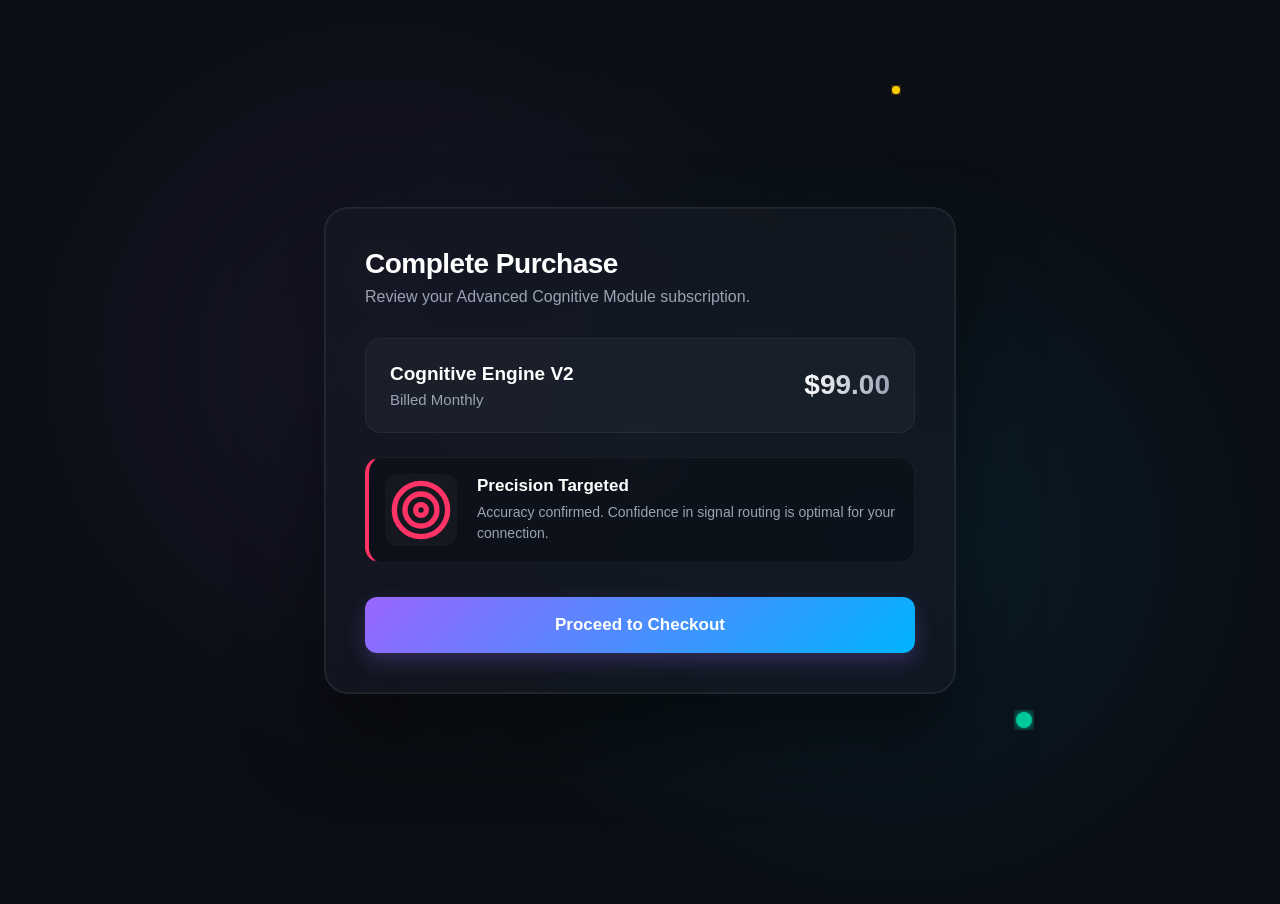
<file: web/checkout.html>
<!DOCTYPE html>
<html lang="en">
<head>
    <meta charset="UTF-8">
    <meta name="viewport" content="width=device-width, initial-scale=1.0">
    <title>APGI Checkout Workflow</title>
    <!-- Add SEO Best Practices -->
    <meta name="description" content="Secure payment gateway for the APGI Cognitive Engine featuring prediction loop verifications.">
    <script src="https://js.stripe.com/v3/"></script>
    <style>
        :root {
            --threshold-blue: #00B4FF;
            --interoceptive-red: #FF3366;
            --error-yellow: #FFCC00;
            --modulator-green: #00CC99;
            --workspace-purple: #9966FF;
            --precision-red: #FF3366;
            
            --bg-dark: #0B0E14;
            --panel-bg: rgba(20, 25, 35, 0.7);
            --text-primary: #FFFFFF;
            --text-secondary: #9BA3B5;
            --border-glow: rgba(0, 180, 255, 0.2);
        }

        body {
            margin: 0;
            padding: 0;
            font-family: -apple-system, BlinkMacSystemFont, "Segoe UI", Roboto, Helvetica, Arial, sans-serif;
            background-color: var(--bg-dark);
            color: var(--text-primary);
            min-height: 100vh;
            display: flex;
            align-items: center;
            justify-content: center;
            overflow: hidden;
            position: relative;
        }

        h1 {
            display: none; /* Screen reader only / SEO */
        }

        /* Abstract Brain Background Pattern */
        .brain-overlay {
            position: absolute;
            top: 0;
            left: 0;
            width: 100%;
            height: 100%;
            z-index: 0;
            opacity: 0.6;
            pointer-events: none;
            background-image: 
                radial-gradient(circle at 30% 40%, rgba(153, 102, 255, 0.15) 0%, transparent 40%),
                radial-gradient(circle at 70% 60%, rgba(0, 180, 255, 0.15) 0%, transparent 40%),
                radial-gradient(circle at 50% 50%, rgba(0, 204, 153, 0.08) 0%, transparent 50%);
        }

        .nodes-container {
            position: absolute;
            width: 100%;
            height: 100%;
            z-index: 0;
        }

        /* Connecting lines for the brain abstract */
        .node-path {
            stroke: rgba(255,255,255,0.08);
            stroke-width: 1.5;
            fill: none;
            stroke-dasharray: 4 4;
            animation: dash 30s linear infinite;
        }

        .glow-path {
            filter: url(#glow);
        }

        @keyframes dash {
            to {
                stroke-dashoffset: 1000;
            }
        }

        .checkout-container {
            position: relative;
            z-index: 10;
            width: 100%;
            max-width: 550px;
            background: var(--panel-bg);
            -webkit-backdrop-filter: blur(25px);
            backdrop-filter: blur(25px);
            border: 1px solid rgba(255, 255, 255, 0.08);
            border-radius: 24px;
            padding: 40px;
            box-shadow: 0 40px 80px rgba(0,0,0,0.5), inset 0 0 0 1px rgba(255,255,255,0.05);
            transition: all 0.5s cubic-bezier(0.4, 0, 0.2, 1);
        }

        .checkout-container:hover {
            box-shadow: 0 40px 80px rgba(0,0,0,0.6), inset 0 0 0 1px var(--border-glow);
        }

        .step {
            display: none;
            animation: fadeIn 0.4s ease-out forwards;
        }

        .step.active {
            display: block;
        }

        @keyframes fadeIn {
            from { opacity: 0; transform: translateY(15px); }
            to { opacity: 1; transform: translateY(0); }
        }

        h2 {
            margin: 0 0 8px 0;
            font-size: 28px;
            font-weight: 700;
            letter-spacing: -0.5px;
        }

        p.subtitle {
            color: var(--text-secondary);
            margin: 0 0 32px 0;
            font-size: 16px;
        }

        /* Conceptual Icons Layout */
        .conceptual-icon-box {
            display: flex;
            align-items: center;
            background: rgba(0,0,0,0.25);
            border: 1px solid rgba(255,255,255,0.05);
            border-radius: 16px;
            padding: 16px;
            margin-bottom: 24px;
            transition: transform 0.3s, border-color 0.3s, box-shadow 0.3s;
        }

        .conceptual-icon-box:hover {
            transform: translateY(-2px) scale(1.01);
            border-color: rgba(255,255,255,0.15);
            box-shadow: 0 10px 20px rgba(0,0,0,0.2);
        }

        .icon-container {
            width: 72px;
            height: 72px;
            min-width: 72px;
            display: flex;
            align-items: center;
            justify-content: center;
            margin-right: 20px;
            background: rgba(255,255,255,0.03);
            border-radius: 12px;
        }

        /* Minimum 64px Requirement exactly matched */
        .icon-container svg {
            width: 64px;
            height: 64px;
        }

        .icon-text h4 {
            margin: 0 0 6px 0;
            font-size: 17px;
            font-weight: 600;
        }

        .icon-text p {
            margin: 0;
            font-size: 14px;
            color: var(--text-secondary);
            line-height: 1.5;
        }

        .billed-monthly {
            color: var(--text-secondary);
            margin: 0;
            font-size: 15px;
        }

        .precision-targeted {
            border-left: 4px solid var(--precision-red);
        }

        .workspace-integrated {
            border-left: 4px solid var(--workspace-purple);
        }

        .neuromodulators-active {
            border-left: 4px solid var(--modulator-green);
        }

        .payment-element {
            padding: 16px;
            background: rgba(0,0,0,0.5);
            min-height: 200px;
        }

        .error-message {
            color: var(--error-yellow);
            font-size: 13px;
            margin-top: 10px;
            display: none;
        }

        .btn-back {
            background: transparent;
            border: 1px solid rgba(255,255,255,0.1);
            margin-top: 12px;
            box-shadow: none;
        }

        .processing-subtitle {
            margin-bottom: 40px;
        }

        .prediction-loop {
            border-left: 4px solid var(--threshold-blue);
            text-align: left;
        }

        .parameter-levels {
            border-left: 4px solid var(--threshold-blue);
            text-align: left;
            margin-bottom: 0;
        }

        .success-wrapper {
            padding-top: 20px;
        }

        .success-subtitle {
            margin-bottom: 30px;
            color: var(--threshold-blue);
        }

        .interoceptive-signals {
            border-left: 4px solid var(--interoceptive-red);
            text-align: left;
            background: rgba(255, 51, 102, 0.08);
            border-color: rgba(255, 51, 102, 0.2);
        }

        .interoceptive-container {
            background: rgba(255, 51, 102, 0.15);
        }

        /* Stripe Form Mock Forms */
        .form-group {
            margin-bottom: 20px;
        }

        .form-label {
            display: block;
            margin-bottom: 10px;
            font-size: 13px;
            color: var(--text-secondary);
            text-transform: uppercase;
            letter-spacing: 0.5px;
            font-weight: 600;
        }

        .form-input {
            width: 100%;
            background: rgba(0,0,0,0.3);
            border: 1px solid rgba(255,255,255,0.1);
            color: white;
            padding: 16px;
            border-radius: 12px;
            font-size: 16px;
            box-sizing: border-box;
            transition: all 0.3s ease;
        }

        .form-input:focus {
            outline: none;
            border-color: var(--workspace-purple);
            background: rgba(153, 102, 255, 0.08);
            box-shadow: 0 0 0 4px rgba(153, 102, 255, 0.1);
        }

        .form-row {
            display: flex;
            gap: 16px;
        }

        .form-row .form-group {
            flex: 1;
        }

        /* Buttons */
        .btn-primary {
            width: 100%;
            background: linear-gradient(135deg, var(--workspace-purple), var(--threshold-blue));
            color: white;
            border: none;
            padding: 18px;
            border-radius: 12px;
            font-size: 17px;
            font-weight: 600;
            cursor: pointer;
            transition: all 0.3s;
            box-shadow: 0 8px 20px rgba(153, 102, 255, 0.25);
            margin-top: 10px;
        }

        .btn-primary:hover {
            transform: translateY(-2px);
            box-shadow: 0 12px 25px rgba(153, 102, 255, 0.4);
            background: linear-gradient(135deg, #a67bff, #1abfff);
        }

        .btn-primary:active {
            transform: translateY(0);
        }

        .product-summary {
            display: flex;
            justify-content: space-between;
            align-items: center;
            padding: 24px;
            background: rgba(255, 255, 255, 0.03);
            border-radius: 16px;
            margin-bottom: 24px;
            border: 1px solid rgba(255,255,255,0.05);
        }

        .product-info h3 {
            margin: 0 0 6px 0;
            font-size: 19px;
            font-weight: 600;
        }

        .product-price {
            font-size: 28px;
            font-weight: 700;
            color: transparent;
            background: linear-gradient(90deg, #fff, var(--text-secondary));
            -webkit-background-clip: text;
            background-clip: text;
        }

        /* Processing Spinner */
        .processing-wrapper {
            text-align: center;
            padding: 40px 0;
        }

        .spinner {
            width: 72px;
            height: 72px;
            margin: 0 auto 30px auto;
            border: 4px solid rgba(255,255,255,0.05);
            border-radius: 50%;
            border-top-color: var(--threshold-blue);
            border-right-color: var(--modulator-green);
            animation: spin 1s cubic-bezier(0.68, -0.55, 0.265, 1.55) infinite;
        }

        @keyframes spin {
            0% { transform: rotate(0deg); }
            100% { transform: rotate(360deg); }
        }

        /* Success State Elements */
        .state-icon-large {
            width: 100px;
            height: 100px;
            margin: 0 auto 30px auto;
            border-radius: 50%;
            display: flex;
            align-items: center;
            justify-content: center;
            background: rgba(0, 180, 255, 0.1);
            border: 2px solid var(--threshold-blue);
            box-shadow: 0 0 40px rgba(0, 180, 255, 0.3);
            animation: popIn 0.6s cubic-bezier(0.175, 0.885, 0.32, 1.275);
        }

        @keyframes popIn {
            0% { transform: scale(0.5); opacity: 0; }
            100% { transform: scale(1); opacity: 1; }
        }

        .state-icon-large svg {
            width: 64px;
            height: 64px;
        }
    </style>
</head>
<body>
    <h1>APGI Secure Checkout</h1>

    <!-- Flat Design: Brain Abstract Background SVG -->
    <div class="nodes-container">
        <svg width="100%" height="100%">
            <defs>
                <filter id="glow">
                    <feGaussianBlur stdDeviation="6" result="coloredBlur"/>
                    <feMerge>
                        <feMergeNode in="coloredBlur"/>
                        <feMergeNode in="SourceGraphic"/>
                    </feMerge>
                </filter>
            </defs>
            <!-- Neural networking pathways representing global workspace -->
            <path class="node-path glow-path" d="M10%,60% Q30%,30% 50%,50% T90%,20%" />
            <path class="node-path" d="M0,20% Q40%,10% 60%,40% T100%,30%" />
            <path class="node-path" d="M20%,80% Q50%,60% 80%,80% T120%,60%" />
            <path class="node-path" d="M40%,90% Q60%,50% 70%,10%" />
            
            <!-- Specific feature nodes matching icon aesthetics -->
            <circle cx="50%" cy="50%" r="6" fill="#9966FF" filter="url(#glow)"></circle>
            <circle cx="60%" cy="40%" r="5" fill="#00B4FF" filter="url(#glow)"></circle>
            <circle cx="80%" cy="80%" r="8" fill="#00CC99" filter="url(#glow)"></circle>
            <circle cx="30%" cy="30%" r="6" fill="#FF3366" filter="url(#glow)"></circle>
            <circle cx="70%" cy="10%" r="4" fill="#FFCC00" filter="url(#glow)"></circle>
        </svg>
    </div>
    <div class="brain-overlay"></div>

    <div class="checkout-container" id="main-card">
        
        <!-- STEP 1: CART / START CHECKOUT -->
        <div id="step-cart" class="step active">
            <h2>Complete Purchase</h2>
            <p class="subtitle">Review your Advanced Cognitive Module subscription.</p>

            <div class="product-summary">
                <div class="product-info">
                    <h3>Cognitive Engine V2</h3>
                    <p class="billed-monthly">Billed Monthly</p>
                </div>
                <div class="product-price">$99.00</div>
            </div>

            <!-- Conceptual Icon 1/2: Target/Focus -->
            <div class="conceptual-icon-box precision-targeted">
                <div class="icon-container">
                    <svg viewBox="0 0 24 24" fill="none" stroke="var(--precision-red)" stroke-width="2" stroke-linecap="round" stroke-linejoin="round" aria-label="Target Icon" role="img">
                        <circle cx="12" cy="12" r="10"></circle>
                        <circle cx="12" cy="12" r="6"></circle>
                        <circle cx="12" cy="12" r="2"></circle>
                    </svg>
                </div>
                <div class="icon-text">
                    <h4>Precision Targeted</h4>
                    <p>Accuracy confirmed. Confidence in signal routing is optimal for your connection.</p>
                </div>
            </div>

            <button id="btn-proceed" class="btn-primary" onclick="nextStep('step-payment')">Proceed to Checkout</button>
        </div>

        <!-- STEP 2: PAYMENT DETAILS -->
        <div id="step-payment" class="step">
            <h2>Payment Details</h2>
            <p class="subtitle">Synchronize via our secure payment gateway.</p>

            <!-- Conceptual Icon 1/3: Broadcast Tower -->
            <div class="conceptual-icon-box workspace-integrated">
                <div class="icon-container">
                    <svg viewBox="0 0 24 24" stroke="var(--workspace-purple)" stroke-width="2" fill="none" stroke-linecap="round" stroke-linejoin="round" aria-label="Broadcast Tower" role="img">
                        <path d="M12 12v11"></path><path d="M8 23h8"></path><circle cx="12" cy="9" r="3"></circle>
                        <path d="M5.5 12A8.5 8.5 0 0112 3.5 8.5 8.5 0 0118.5 12"></path>
                        <path d="M2 13a11.5 11.5 0 0110-11.5 11.5 11.5 0 0110 11.5"></path>
                    </svg>
                </div>
                <div class="icon-text">
                    <h4>Global Workspace Integrated</h4>
                    <p>Conscious access initiated for comprehensive tokenization.</p>
                </div>
            </div>

            <!-- Conceptual Icon 2/3: Chemical Flask -->
            <div class="conceptual-icon-box neuromodulators-active">
                <div class="icon-container">
                    <svg viewBox="0 0 24 24" fill="none" stroke="var(--modulator-green)" stroke-width="2" stroke-linecap="round" stroke-linejoin="round" aria-label="Chemical Flask" role="img">
                        <path d="M10 2v7.31"></path><path d="M14 9.3V2"></path><path d="M8.5 2h7"></path>
                        <path d="M14 9.3a6.5 6.5 0 1 1-4 0"></path><line x1="5.52" y1="16h12.96"></line>
                    </svg>
                </div>
                <div class="icon-text">
                    <h4>Neuromodulators Active</h4>
                    <p>Chemical balance maintained; gateway arousal limits stabilized.</p>
                </div>
            </div>

            <!-- Stripe Real Form -->
            <div class="form-group">
                <label id="card-label" class="form-label">Secure Payment Gateway</label>
                <!-- Stripe Payment Element will be mounted here -->
                <div id="payment-element" class="form-input payment-element"></div>
                <div id="payment-message" class="error-message"></div>
            </div>

            <button id="btn-pay" class="btn-primary" onclick="handleStripeSubmit(event)">Pay $99.00</button>
            <button id="btn-back" class="btn-primary btn-back" onclick="nextStep('step-cart')">Back</button>
        </div>

        <!-- STEP 3: PROCESSING -->
        <div id="step-processing" class="step text-center">
            <div class="processing-wrapper">
                <div class="spinner"></div>
                <h2>Processing Transaction</h2>
                <p class="subtitle processing-subtitle">Encrypting payload and waiting for gateway response...</p>

                <!-- Conceptual Icon 1/2: Circular Arrows -->
                <div class="conceptual-icon-box prediction-loop">
                    <div class="icon-container">
                        <svg viewBox="0 0 24 24" fill="none" stroke="url(#multi-gradient)" stroke-width="2" stroke-linecap="round" stroke-linejoin="round" aria-label="Circular Arrows" role="img">
                            <defs>
                                <linearGradient id="multi-gradient" x1="0%" y1="0%" x2="100%" y2="100%">
                                    <stop offset="0%" stop-color="#00B4FF" />
                                    <stop offset="50%" stop-color="#9966FF" />
                                    <stop offset="100%" stop-color="#00CC99" />
                                </linearGradient>
                            </defs>
                            <polyline points="21.5 2 21.5 8.5 15 8.5"></polyline>
                            <polyline points="2.5 22 2.5 15.5 9 15.5"></polyline>
                            <path d="M21.5 8.5A10 10 0 1 0 5.4 17"></path>
                            <path d="M2.5 15.5A10 10 0 1 0 18.6 7"></path>
                        </svg>
                    </div>
                    <div class="icon-text">
                        <h4>Prediction Loop Active</h4>
                        <p>Cycling recursive predictions against actual gateway responses.</p>
                    </div>
                </div>

                <!-- Conceptual Icon 2/2: Gauge/Meter -->
                <div class="conceptual-icon-box parameter-levels">
                    <div class="icon-container">
                        <svg viewBox="0 0 24 24" fill="none" stroke="#00B4FF" stroke-width="2" stroke-linecap="round" stroke-linejoin="round" aria-label="Gauge Menu" role="img">
                            <path d="M2 12A10 10 0 0 1 22 12"></path>
                            <path d="M12 12 L16 8"></path>
                            <circle cx="12" cy="12" r="2"></circle>
                        </svg>
                    </div>
                    <div class="icon-text">
                        <h4>Parameter Levels</h4>
                        <p>Monitoring variance thresholds for transaction boundaries.</p>
                    </div>
                </div>
            </div>
        </div>

        <!-- STEP 4: SUCCESS -->
        <div id="step-success" class="step">
            <div class="processing-wrapper success-wrapper">
                <!-- Conceptual Icon 1/2: Lightning Bolt -->
                <div class="state-icon-large success-bg">
                    <svg viewBox="0 0 24 24" fill="none" stroke="var(--threshold-blue)" stroke-width="2" stroke-linecap="round" stroke-linejoin="round" aria-label="Lightning Bolt" role="img">
                        <polygon points="13 2 3 14 12 14 11 22 21 10 12 10 13 2"></polygon>
                    </svg>
                </div>
                <h2>Aha Moment!</h2>
                <p class="subtitle success-subtitle">Threshold Crossing Achieved</p>

                <!-- Conceptual Icon 2/2: Heartbeat/Pulse -->
                <div class="conceptual-icon-box interoceptive-signals">
                    <div class="icon-container interoceptive-container">
                        <svg viewBox="0 0 24 24" fill="none" stroke="var(--interoceptive-red)" stroke-width="2" stroke-linecap="round" stroke-linejoin="round" aria-label="Heartbeat" role="img">
                            <path d="M22 12h-4l-3 9L9 3l-3 9H2"></path>
                        </svg>
                    </div>
                    <div class="icon-text">
                        <h4>Interoceptive Signals Optimal</h4>
                        <p>Favorable somatic bias registered. Payment has been securely finalized.</p>
                    </div>
                </div>

                <button id="btn-return" class="btn-primary" onclick="window.location.reload()">Return to Dashboard</button>
            </div>
        </div>

    </div>

    <script>
        const API_BASE = ['localhost', '127.0.0.1'].includes(window.location.hostname)
            ? 'http://127.0.0.1:8000'
            : 'https://api.apgiframework.com';
        let stripe;
        let elements;

        // Initialize Stripe right away
        async function initStripe() {
            try {
                const response = await fetch(`${API_BASE}/v1/payments/create-intent`, {
                    method: "POST",
                    headers: { "Content-Type": "application/json" },
                    body: JSON.stringify({ items: [{ id: "cognitive-engine-v2" }] }),
                });
                const { clientSecret } = await response.json();
                
                // Note: The UI looks great, but requires a valid publishable key.
                // Using a default test key to ensure parsing works.
                stripe = Stripe("pk_test_TYooMQauvdEDq54NiTphI7jx");
                
                const appearance = {
                    theme: 'night',
                    variables: {
                        colorBackground: '#1a1f2b',
                        colorText: '#ffffff',
                        colorPrimary: '#9966ff',
                        colorDanger: '#ff3366',
                        fontFamily: '-apple-system, system-ui, sans-serif'
                    }
                };
                
                elements = stripe.elements({ appearance, clientSecret });
                const paymentElement = elements.create("payment");
                paymentElement.mount("#payment-element");
            } catch (err) {
                console.warn("Stripe init failed (Is API Server running?): ", err);
            }
        }

        document.addEventListener('DOMContentLoaded', initStripe);

        function nextStep(stepId) {
            // Hide all steps
            document.querySelectorAll('.step').forEach(el => {
                el.classList.remove('active');
            });
            // Show target step
            document.getElementById(stepId).classList.add('active');
        }

        async function handleStripeSubmit(e) {
            e.preventDefault();
            if (!stripe || !elements) {
                alert("Stripe is not initialized. Make sure the backend API is running.");
                return;
            }

            nextStep('step-processing');
            
            try {
                const { error, paymentIntent } = await stripe.confirmPayment({
                    elements,
                    redirect: 'if_required' // Avoid full page redirect if possible
                });
                
                if (error) {
                    const messageContainer = document.querySelector("#payment-message");
                    messageContainer.textContent = error.message;
                    messageContainer.style.display = "block";
                    nextStep('step-payment'); // go back if error
                } else {
                    nextStep('step-success'); // 100% successful
                }
            } catch(e) {
                const messageContainer = document.querySelector("#payment-message");
                messageContainer.textContent = "Fatal gateway error occurred.";
                messageContainer.style.display = "block";
                nextStep('step-payment');
            }
        }

        // Add 3D card tilt effect based on mouse movement
        document.addEventListener('mousemove', (e) => {
            const x = e.clientX / window.innerWidth;
            const y = e.clientY / window.innerHeight;
            
            const checkoutContainer = document.getElementById('main-card');
            if (checkoutContainer) {
                // Subtle 3D tilt effect on the card
                checkoutContainer.style.transform = `perspective(1200px) rotateX(${(y - 0.5) * -6}deg) rotateY(${(x - 0.5) * 6}deg)`;
            }
        });
    </script>
</body>
</html>
</file>
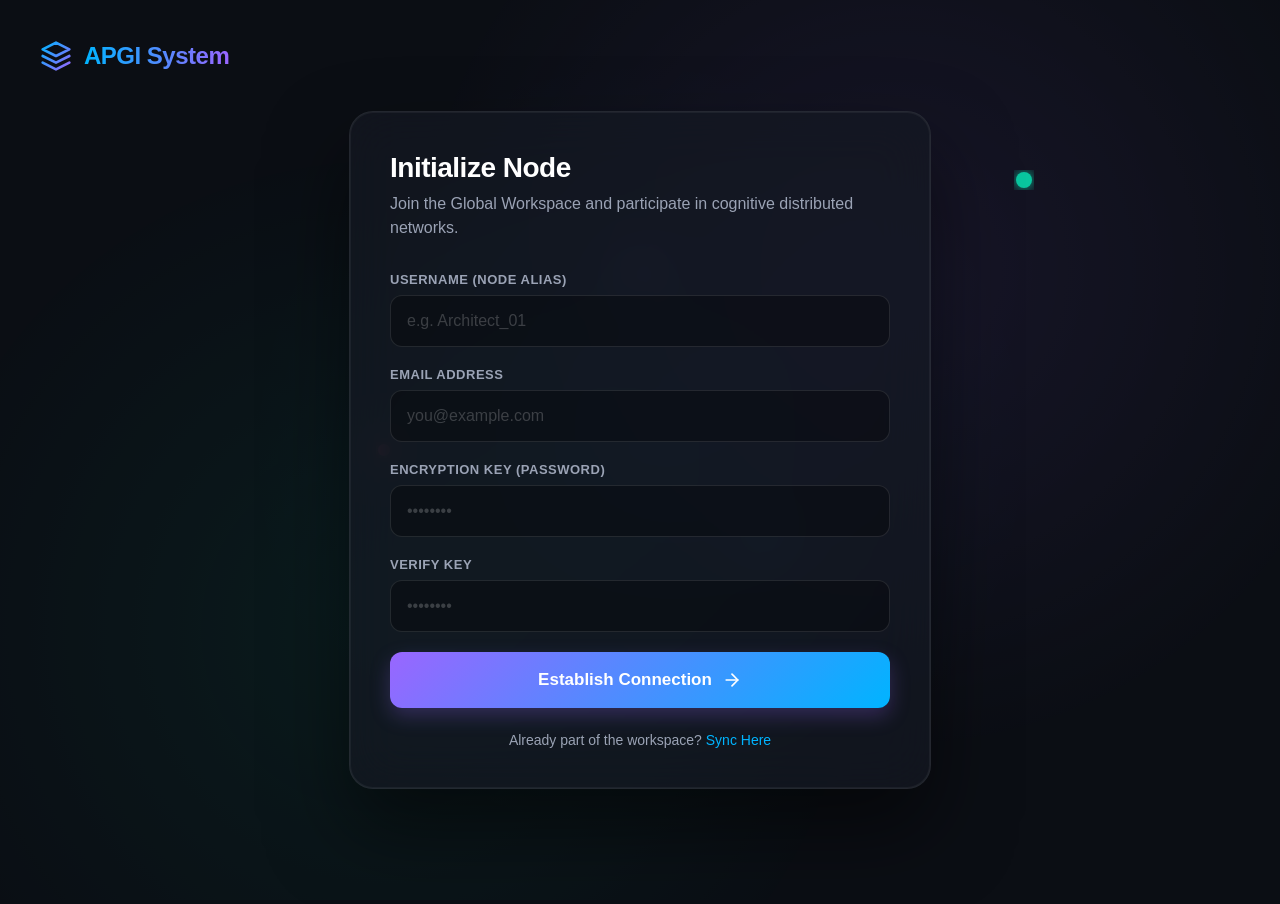
<file: web/register.html>
<!DOCTYPE html>
<html lang="en">
<head>
    <meta charset="UTF-8">
    <meta name="viewport" content="width=device-width, initial-scale=1.0">
    <title>APGI System - User Registration</title>
    <meta name="description" content="Register for access to the APGI Cognitive Engine framework and API.">
    <style>
        :root {
            /* APGI Semantic Color System */
            --threshold-blue: #00B4FF;
            --interoceptive-red: #FF3366;
            --error-yellow: #FFCC00;
            --modulator-green: #00CC99;
            --workspace-purple: #9966FF;
            --precision-red: #FF3366;
            
            --bg-dark: #0B0E14;
            --panel-bg: rgba(20, 25, 35, 0.7);
            --text-primary: #FFFFFF;
            --text-secondary: #9BA3B5;
            --border-glow: rgba(0, 180, 255, 0.2);
            --input-bg: rgba(0, 0, 0, 0.3);
            --input-border: rgba(255, 255, 255, 0.1);
        }

        body {
            margin: 0;
            padding: 0;
            font-family: -apple-system, BlinkMacSystemFont, "Segoe UI", Roboto, Helvetica, Arial, sans-serif;
            background-color: var(--bg-dark);
            color: var(--text-primary);
            min-height: 100vh;
            display: flex;
            align-items: center;
            justify-content: center;
            overflow: hidden;
            position: relative;
        }

        h1 {
            display: none; /* Screen reader only / SEO */
        }

        /* Abstract Brain Background Pattern */
        .brain-overlay {
            position: absolute;
            top: 0;
            left: 0;
            width: 100%;
            height: 100%;
            z-index: 0;
            opacity: 0.6;
            pointer-events: none;
            background-image: 
                radial-gradient(circle at 70% 30%, rgba(153, 102, 255, 0.15) 0%, transparent 45%),
                radial-gradient(circle at 30% 70%, rgba(0, 204, 153, 0.12) 0%, transparent 45%),
                radial-gradient(circle at 50% 50%, rgba(0, 180, 255, 0.08) 0%, transparent 50%);
        }

        .nodes-container {
            position: absolute;
            width: 100%;
            height: 100%;
            z-index: 0;
        }

        .node-path {
            stroke: rgba(255,255,255,0.08);
            stroke-width: 1.5;
            fill: none;
            stroke-dasharray: 4 4;
            animation: dash 40s linear infinite;
        }

        @keyframes dash {
            to {
                stroke-dashoffset: 1000;
            }
        }

        /* Branding Top Left */
        .brand-logo {
            position: absolute;
            top: 40px;
            left: 40px;
            z-index: 20;
            display: flex;
            align-items: center;
            gap: 12px;
            text-decoration: none;
        }

        .brand-text {
            font-size: 1.5rem;
            font-weight: 700;
            background: linear-gradient(90deg, var(--threshold-blue), var(--workspace-purple));
            -webkit-background-clip: text;
            -webkit-text-fill-color: transparent;
            background-clip: text;
            letter-spacing: -0.5px;
        }

        /* Main Registration Container */
        .registration-container {
            position: relative;
            z-index: 10;
            width: 100%;
            max-width: 500px;
            background: var(--panel-bg);
            -webkit-backdrop-filter: blur(25px);
            backdrop-filter: blur(25px);
            border: 1px solid rgba(255, 255, 255, 0.08);
            border-radius: 24px;
            padding: 40px;
            box-shadow: 0 40px 80px rgba(0,0,0,0.5), inset 0 0 0 1px rgba(255,255,255,0.05);
            transition: all 0.5s cubic-bezier(0.4, 0, 0.2, 1);
        }

        .registration-container:hover {
            box-shadow: 0 40px 80px rgba(0,0,0,0.6), inset 0 0 0 1px var(--border-glow);
            transform: translateY(-2px);
        }

        .step {
            display: none;
            animation: fadeIn 0.4s ease-out forwards;
        }

        .step.active {
            display: block;
        }

        @keyframes fadeIn {
            from { opacity: 0; transform: translateY(15px); }
            to { opacity: 1; transform: translateY(0); }
        }

        h2 {
            margin: 0 0 8px 0;
            font-size: 28px;
            font-weight: 700;
            letter-spacing: -0.5px;
        }

        p.subtitle {
            color: var(--text-secondary);
            margin: 0 0 32px 0;
            font-size: 16px;
            line-height: 1.5;
        }

        /* Form Controls */
        .form-group {
            margin-bottom: 20px;
        }

        .form-label {
            display: block;
            margin-bottom: 8px;
            font-size: 13px;
            color: var(--text-secondary);
            text-transform: uppercase;
            letter-spacing: 0.5px;
            font-weight: 600;
        }

        .form-input {
            width: 100%;
            background: var(--input-bg);
            border: 1px solid var(--input-border);
            color: white;
            padding: 16px;
            border-radius: 12px;
            font-size: 16px;
            box-sizing: border-box;
            transition: all 0.3s ease;
        }

        .form-input:focus {
            outline: none;
            border-color: var(--workspace-purple);
            background: rgba(153, 102, 255, 0.08);
            box-shadow: 0 0 0 4px rgba(153, 102, 255, 0.1);
        }

        .form-input::placeholder {
            color: rgba(255, 255, 255, 0.2);
        }

        .error-message {
            color: var(--error-yellow);
            font-size: 13px;
            margin-top: 8px;
            display: none;
            align-items: center;
            gap: 6px;
        }

        /* Buttons */
        .btn-primary {
            width: 100%;
            background: linear-gradient(135deg, var(--workspace-purple), var(--threshold-blue));
            color: white;
            border: none;
            padding: 18px;
            border-radius: 12px;
            font-size: 17px;
            font-weight: 600;
            cursor: pointer;
            transition: all 0.3s;
            box-shadow: 0 8px 20px rgba(153, 102, 255, 0.25);
            margin-top: 10px;
            display: flex;
            align-items: center;
            justify-content: center;
            gap: 10px;
        }

        .btn-primary:hover {
            transform: translateY(-2px);
            box-shadow: 0 12px 25px rgba(153, 102, 255, 0.4);
            background: linear-gradient(135deg, #a67bff, #1abfff);
        }

        .btn-primary:active {
            transform: translateY(0);
        }

        /* Conceptual Icons Customizations */
        .conceptual-icon-box {
            display: flex;
            align-items: center;
            background: rgba(0,0,0,0.25);
            border: 1px solid rgba(255,255,255,0.05);
            border-radius: 16px;
            padding: 16px;
            margin-bottom: 24px;
            transition: transform 0.3s, border-color 0.3s, box-shadow 0.3s;
        }

        .icon-container {
            width: 72px;
            height: 72px;
            min-width: 72px;
            display: flex;
            align-items: center;
            justify-content: center;
            margin-right: 20px;
            background: rgba(255,255,255,0.03);
            border-radius: 12px;
        }

        .icon-container svg {
            width: 64px;
            height: 64px;
        }

        .icon-text h4 {
            margin: 0 0 6px 0;
            font-size: 17px;
            font-weight: 600;
        }

        .icon-text p {
            margin: 0;
            font-size: 14px;
            color: var(--text-secondary);
            line-height: 1.5;
        }

        /* Links */
        .form-footer {
            margin-top: 24px;
            text-align: center;
            font-size: 14px;
            color: var(--text-secondary);
        }

        .text-link {
            color: var(--threshold-blue);
            text-decoration: none;
            font-weight: 500;
            transition: color 0.2s;
        }

        .text-link:hover {
            color: #fff;
            text-decoration: underline;
        }

        .validation-subtitle {
            margin-bottom: 40px;
        }

        .workspace-uplink {
            border-left: 4px solid var(--workspace-purple);
            text-align: left;
        }

        .calibrating-parameters {
            border-left: 4px solid var(--threshold-blue);
            text-align: left;
            margin-bottom: 0;
        }

        .success-wrapper {
            padding-top: 20px;
        }

        .success-subtitle {
            margin-bottom: 30px;
            color: var(--modulator-green);
        }

        .threshold-moment {
            border-left: 4px solid var(--threshold-blue);
            text-align: left;
            background: rgba(0, 180, 255, 0.08);
            border-color: rgba(0, 180, 255, 0.2);
        }

        .threshold-container {
            background: rgba(0, 180, 255, 0.15);
        }

        .dashboard-link {
            text-decoration: none;
        }

        /* Processing Spinner */
        .processing-wrapper {
            text-align: center;
            padding: 20px 0;
        }

        .spinner {
            width: 72px;
            height: 72px;
            margin: 0 auto 30px auto;
            border: 4px solid rgba(255,255,255,0.05);
            border-radius: 50%;
            border-top-color: var(--modulator-green);
            border-right-color: var(--workspace-purple);
            animation: spin 1s cubic-bezier(0.68, -0.55, 0.265, 1.55) infinite;
        }

        @keyframes spin {
            0% { transform: rotate(0deg); }
            100% { transform: rotate(360deg); }
        }

        /* Success State Elements */
        .state-icon-large {
            width: 100px;
            height: 100px;
            margin: 0 auto 30px auto;
            border-radius: 50%;
            display: flex;
            align-items: center;
            justify-content: center;
            background: rgba(0, 204, 153, 0.1);
            border: 2px solid var(--modulator-green);
            box-shadow: 0 0 40px rgba(0, 204, 153, 0.3);
            animation: popIn 0.6s cubic-bezier(0.175, 0.885, 0.32, 1.275);
        }

        .state-icon-large svg {
            width: 64px;
            height: 64px;
        }

        @keyframes popIn {
            0% { transform: scale(0.5); opacity: 0; }
            100% { transform: scale(1); opacity: 1; }
        }

    </style>
</head>
<body>
    <h1>APGI Framework Registration</h1>

    <a href="API.html" class="brand-logo">
        <svg width="32" height="32" viewBox="0 0 24 24" fill="none" stroke="url(#logo-gradient)" stroke-width="2" stroke-linecap="round" stroke-linejoin="round">
            <defs>
                <linearGradient id="logo-gradient" x1="0%" y1="0%" x2="100%" y2="100%">
                    <stop offset="0%" stop-color="#00B4FF" />
                    <stop offset="100%" stop-color="#9966FF" />
                </linearGradient>
            </defs>
            <path d="M12 2L2 7l10 5 10-5-10-5zM2 17l10 5 10-5M2 12l10 5 10-5"/>
        </svg>
        <span class="brand-text">APGI System</span>
    </a>

    <!-- Flat Design: Brain Abstract Background SVG -->
    <div class="nodes-container">
        <svg width="100%" height="100%">
            <defs>
                <filter id="glow">
                    <feGaussianBlur stdDeviation="6" result="coloredBlur"/>
                    <feMerge>
                        <feMergeNode in="coloredBlur"/>
                        <feMergeNode in="SourceGraphic"/>
                    </feMerge>
                </filter>
            </defs>
            <path class="node-path" d="M10%,20% Q30%,50% 50%,30% T90%,60%" />
            <path class="node-path" d="M0,80% Q40%,90% 60%,60% T100%,70%" />
            <path class="node-path" d="M20%,20% Q50%,40% 80%,20% T120%,40%" />
            
            <circle cx="50%" cy="30%" r="6" fill="#9966FF" filter="url(#glow)"></circle>
            <circle cx="60%" cy="60%" r="5" fill="#00B4FF" filter="url(#glow)"></circle>
            <circle cx="80%" cy="20%" r="8" fill="#00CC99" filter="url(#glow)"></circle>
            <circle cx="30%" cy="50%" r="6" fill="#FF3366" filter="url(#glow)"></circle>
        </svg>
    </div>
    <div class="brain-overlay"></div>

    <div class="registration-container" id="main-card">
        
        <!-- STEP 1: REGISTRATION FORM -->
        <div id="step-form" class="step active">
            <h2>Initialize Node</h2>
            <p class="subtitle">Join the Global Workspace and participate in cognitive distributed networks.</p>

            <form id="registration-form" onsubmit="event.preventDefault(); validateAndProceed();">
                <div class="form-group">
                    <label class="form-label" for="username">Username (Node Alias)</label>
                    <input id="username" type="text" class="form-input" placeholder="e.g. Architect_01" required>
                </div>

                <div class="form-group">
                    <label class="form-label" for="email">Email Address</label>
                    <input id="email" type="email" class="form-input" placeholder="you@example.com" required>
                </div>

                <div class="form-group">
                    <label class="form-label" for="password">Encryption Key (Password)</label>
                    <input id="password" type="password" class="form-input" placeholder="••••••••" required minlength="8">
                </div>

                <div class="form-group">
                    <label class="form-label" for="confirm-password">Verify Key</label>
                    <input id="confirm-password" type="password" class="form-input" placeholder="••••••••" required>
                    <div id="password-error" class="error-message">
                        <svg width="14" height="14" viewBox="0 0 24 24" fill="none" stroke="currentColor" stroke-width="2"><circle cx="12" cy="12" r="10"></circle><line x1="12" y1="8" x2="12" y2="12"></line><line x1="12" y1="16" x2="12.01" y2="16"></line></svg>
                        Keys do not match or are insufficient.
                    </div>
                </div>

                <button type="submit" class="btn-primary">
                    Establish Connection
                    <svg width="20" height="20" viewBox="0 0 24 24" fill="none" stroke="currentColor" stroke-width="2" stroke-linecap="round" stroke-linejoin="round"><line x1="5" y1="12" x2="19" y2="12"></line><polyline points="12 5 19 12 12 19"></polyline></svg>
                </button>
            </form>

            <div class="form-footer">
                Already part of the workspace? <a href="#" class="text-link">Sync Here</a>
            </div>
        </div>

        <!-- STEP 2: PROCESSING / VALIDATION -->
        <div id="step-processing" class="step text-center">
            <div class="processing-wrapper">
                <div class="spinner"></div>
                <h2>Synchronizing Arrays</h2>
                <p class="subtitle validation-subtitle">Validating identity across cognitive subnetworks...</p>

                <!-- Conceptual Icon 1/2: Workspace Purple Broadcast Tower -->
                <div class="conceptual-icon-box workspace-uplink">
                    <div class="icon-container">
                        <svg viewBox="0 0 24 24" stroke="var(--workspace-purple)" stroke-width="2" fill="none" stroke-linecap="round" stroke-linejoin="round" aria-label="Broadcast Tower" role="img">
                            <path d="M12 12v11"></path><path d="M8 23h8"></path><circle cx="12" cy="9" r="3"></circle>
                            <path d="M5.5 12A8.5 8.5 0 0112 3.5 8.5 8.5 0 0118.5 12"></path>
                            <path d="M2 13a11.5 11.5 0 0110-11.5 11.5 11.5 0 0110 11.5"></path>
                        </svg>
                    </div>
                    <div class="icon-text">
                        <h4>Global Workspace Uplink</h4>
                        <p>Injecting profile into conscious access stream.</p>
                    </div>
                </div>

                <!-- Conceptual Icon 2/2: Gauge/Meter -->
                <div class="conceptual-icon-box calibrating-parameters">
                    <div class="icon-container">
                        <svg viewBox="0 0 24 24" fill="none" stroke="var(--threshold-blue)" stroke-width="2" stroke-linecap="round" stroke-linejoin="round" aria-label="Gauge" role="img">
                            <path d="M2 12A10 10 0 0 1 22 12"></path>
                            <path d="M12 12 L16 8"></path>
                            <circle cx="12" cy="12" r="2"></circle>
                        </svg>
                    </div>
                    <div class="icon-text">
                        <h4>Calibrating Parameters</h4>
                        <p>Adjusting baseline arousal configurations for your node.</p>
                    </div>
                </div>
            </div>
        </div>

        <!-- STEP 3: SUCCESS -->
        <div id="step-success" class="step">
            <div class="processing-wrapper success-wrapper">
                <!-- Concept Icon: Neuromodulator Green Flask / Success -->
                <div class="state-icon-large">
                    <svg viewBox="0 0 24 24" fill="none" stroke="var(--modulator-green)" stroke-width="2" stroke-linecap="round" stroke-linejoin="round" aria-label="Chemical Flask" role="img">
                        <path d="M10 2v7.31"></path><path d="M14 9.3V2"></path><path d="M8.5 2h7"></path>
                        <path d="M14 9.3a6.5 6.5 0 1 1-4 0"></path><line x1="5.52" y1="16h12.96"></line>
                    </svg>
                </div>
                <h2>Equilibrium Reached</h2>
                <p class="subtitle success-subtitle">Node Successfully Initialized</p>

                <div class="conceptual-icon-box threshold-moment">
                    <div class="icon-container threshold-container">
                        <svg viewBox="0 0 24 24" fill="none" stroke="var(--threshold-blue)" stroke-width="2" stroke-linecap="round" stroke-linejoin="round" aria-label="Lightning Bolt" role="img">
                            <polygon points="13 2 3 14 12 14 11 22 21 10 12 10 13 2"></polygon>
                        </svg>
                    </div>
                    <div class="icon-text">
                        <h4>Aha Moment!</h4>
                        <p>Threshold crossed. Welcome to the APGI Cognitive Network.</p>
                    </div>
                </div>

                <a href="checkout.html" class="btn-primary dashboard-link">Proceed to Dashboard</a>
            </div>
        </div>

    </div>

    <script>
        const API_BASE = ['localhost', '127.0.0.1'].includes(window.location.hostname)
            ? 'http://127.0.0.1:8000'
            : 'https://api.apgiframework.com';
        function nextStep(stepId) {
            document.querySelectorAll('.step').forEach(el => {
                el.classList.remove('active');
            });
            document.getElementById(stepId).classList.add('active');
        }

        async function validateAndProceed() {
            const username = document.getElementById('username').value;
            const email = document.getElementById('email').value;
            const pwd = document.getElementById('password').value;
            const confirmPwd = document.getElementById('confirm-password').value;
            const errorElement = document.getElementById('password-error');

            if (pwd !== confirmPwd || pwd.length < 8) {
                errorElement.innerHTML = `<svg width="14" height="14" viewBox="0 0 24 24" fill="none" stroke="currentColor" stroke-width="2"><circle cx="12" cy="12" r="10"></circle><line x1="12" y1="8" x2="12" y2="12"></line><line x1="12" y1="16" x2="12.01" y2="16"></line></svg> Keys do not match or are insufficient.`;
                errorElement.style.display = 'flex';
                document.getElementById('confirm-password').style.borderColor = 'var(--precision-red)';
                return;
            }

            errorElement.style.display = 'none';
            document.getElementById('confirm-password').style.borderColor = 'var(--input-border)';

            // Proceed to processing simulation
            nextStep('step-processing');
            
            try {
                const payload = { 
                    username: username, 
                    email: email, 
                    password: pwd 
                };
                
                const response = await fetch(`${API_BASE}/v1/users/register`, {
                    method: 'POST',
                    headers: { 'Content-Type': 'application/json' },
                    body: JSON.stringify(payload)
                });
                
                if (!response.ok) {
                    const data = await response.json();
                    throw new Error(data.detail || "Registration integration failed.");
                }
                
                console.log('API call succeeded, response status:', response.status);
                
                // Allow a slight intentional delay for UI aesthetics
                setTimeout(() => {
                    console.log('Executing setTimeout callback, calling nextStep success');
                    nextStep('step-success');
                }, 1500);
                
            } catch (err) {
                // If API fails, surface the error and go back
                errorElement.innerHTML = `<svg width="14" height="14" viewBox="0 0 24 24" fill="none" stroke="currentColor" stroke-width="2"><circle cx="12" cy="12" r="10"></circle><line x1="12" y1="8" x2="12" y2="12"></line><line x1="12" y1="16" x2="12.01" y2="16"></line></svg> Backend Connection Error: ${err.message}`;
                errorElement.style.display = 'flex';
                nextStep('step-form');
            }
        }

        // Add 3D card tilt effect based on mouse movement
        document.addEventListener('mousemove', (e) => {
            const x = e.clientX / window.innerWidth;
            const y = e.clientY / window.innerHeight;
            
            const card = document.getElementById('main-card');
            if (card) {
                card.style.transform = `perspective(1200px) rotateX(${(y - 0.5) * -4}deg) rotateY(${(x - 0.5) * 4}deg)`;
            }
        });
    </script>
</body>
</html>
</file>
